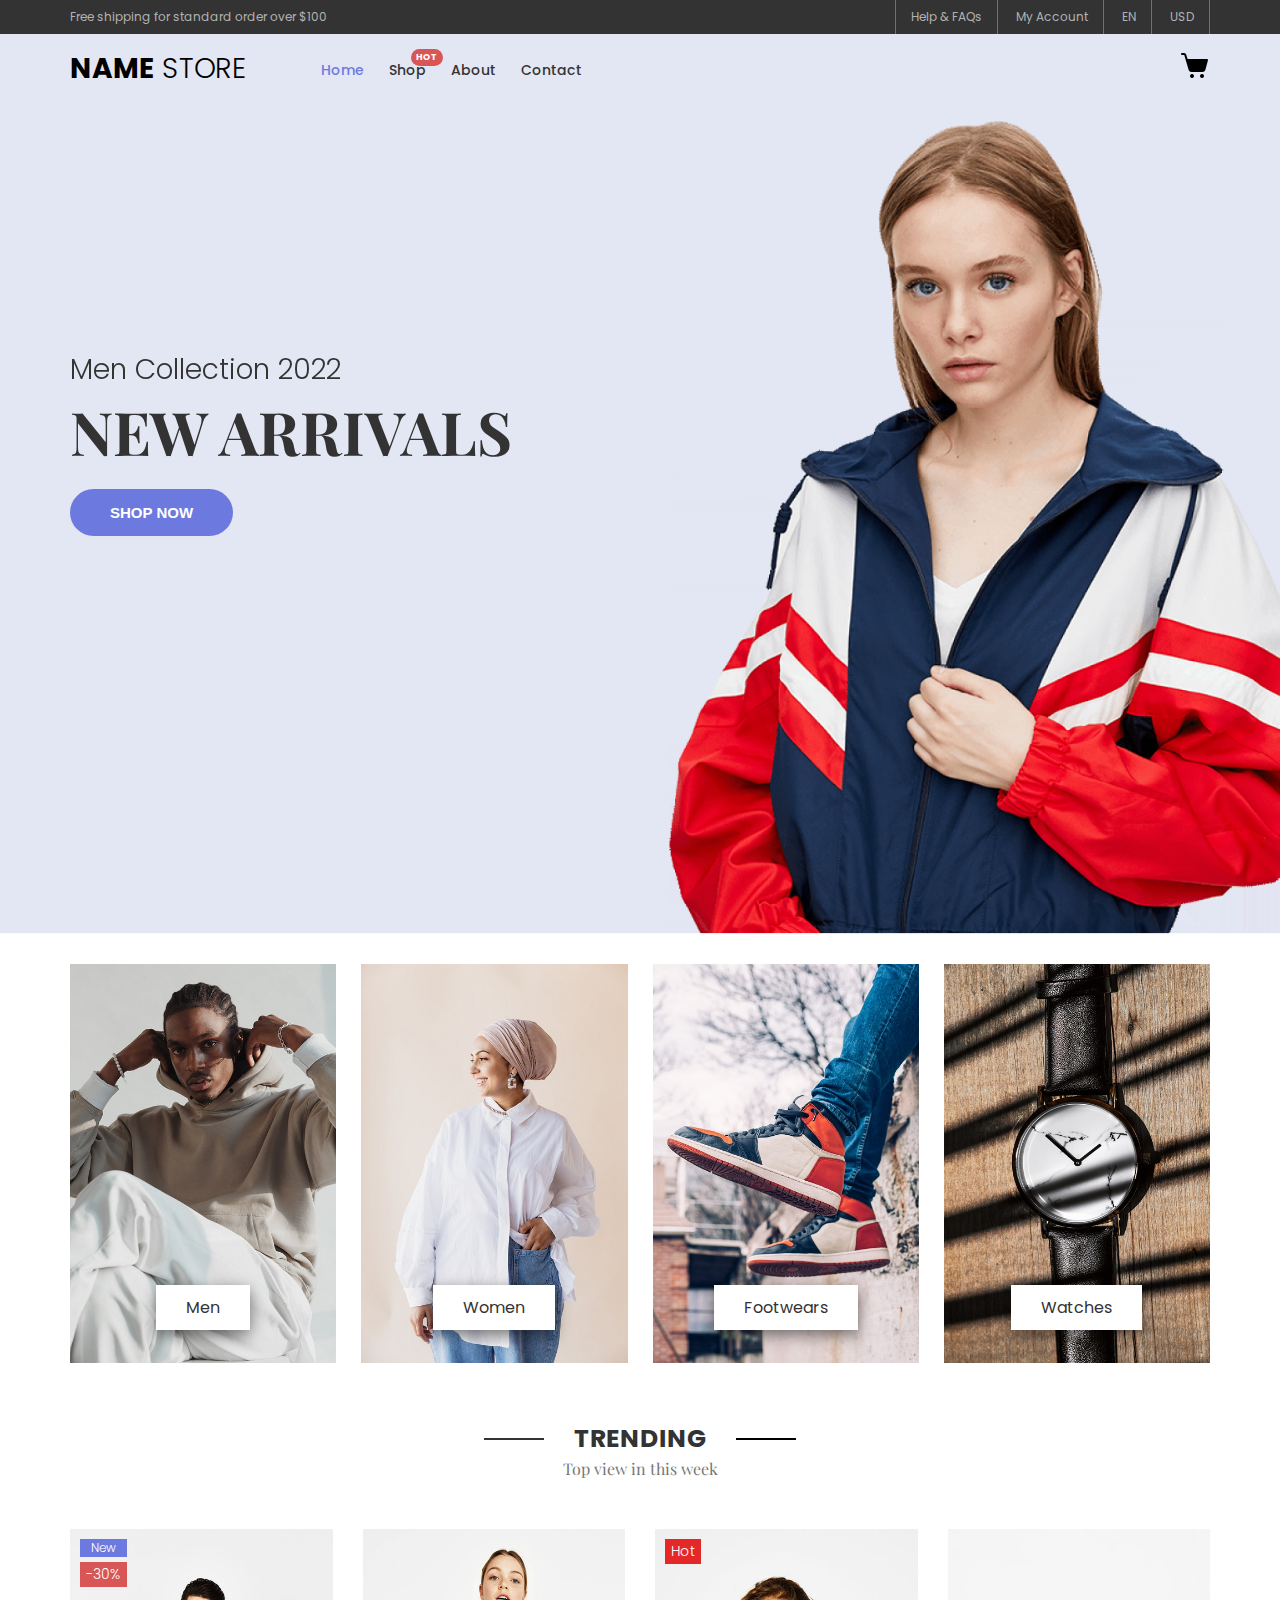
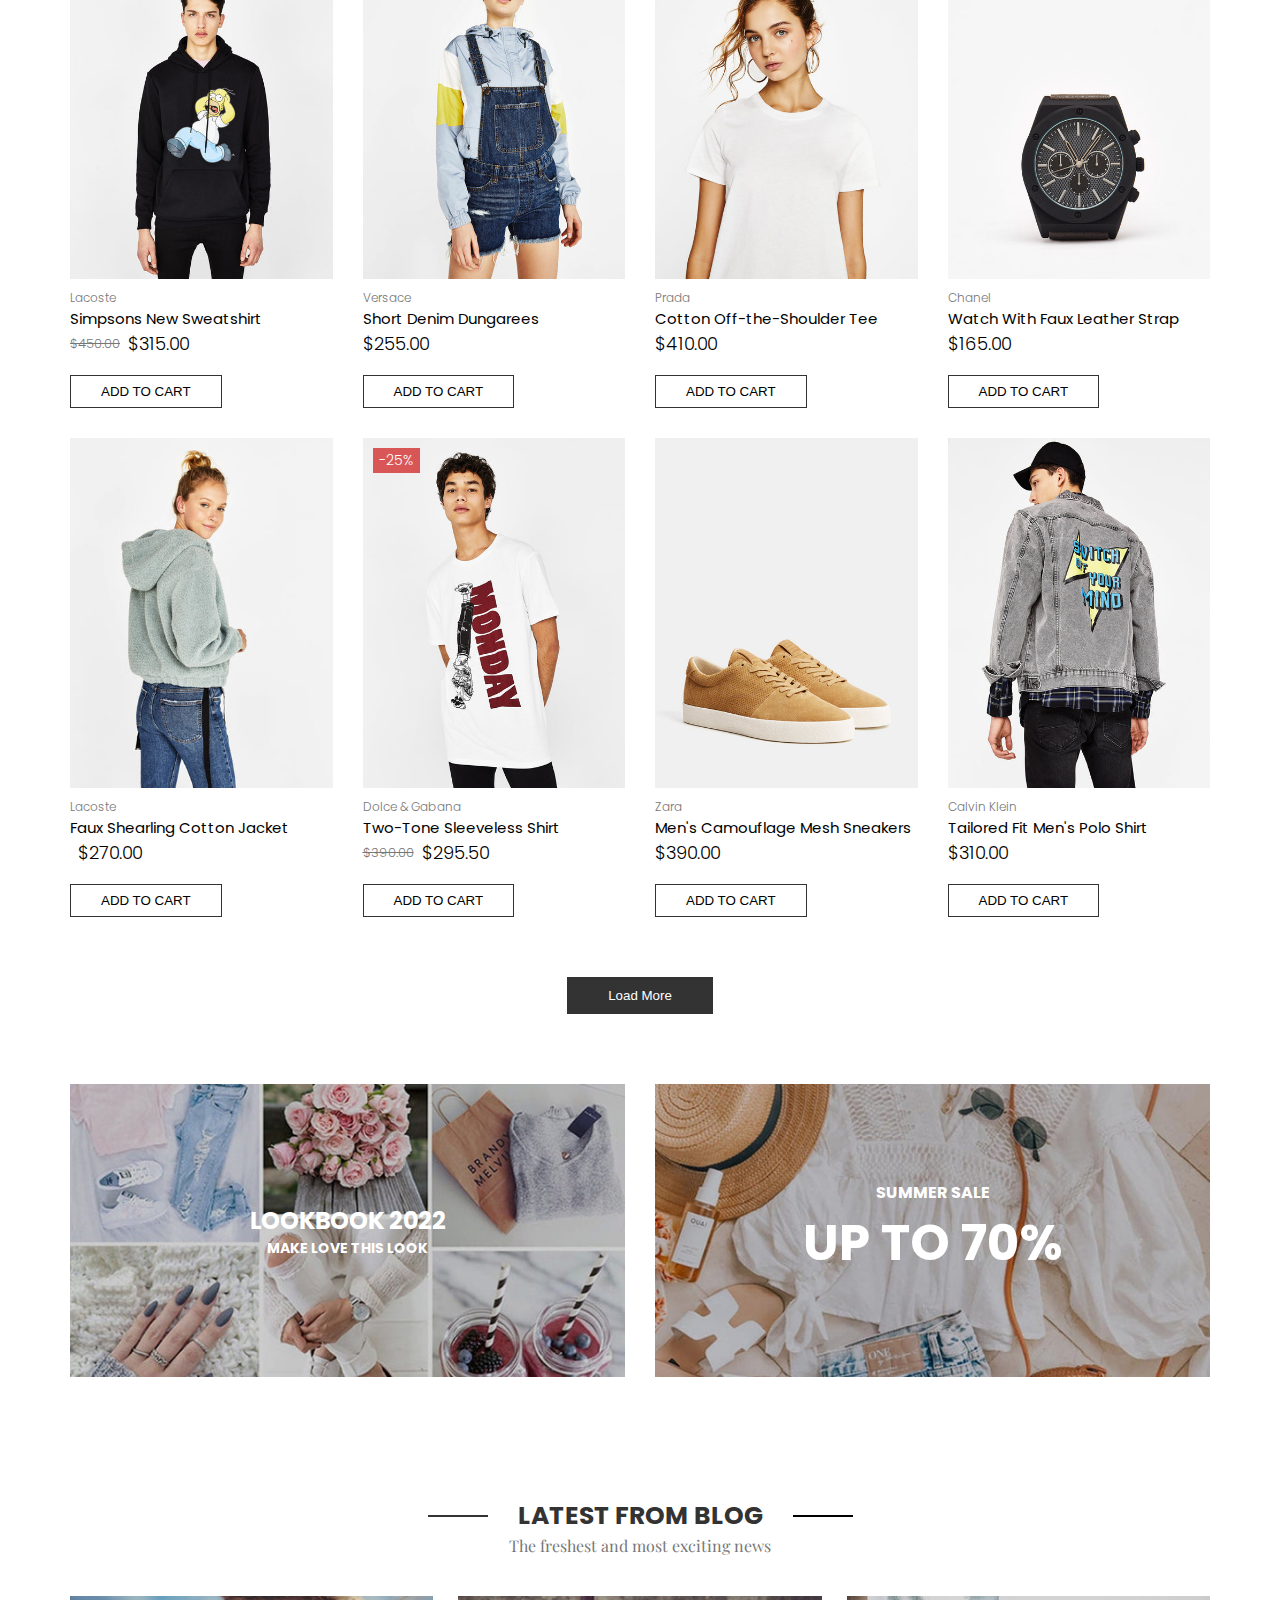
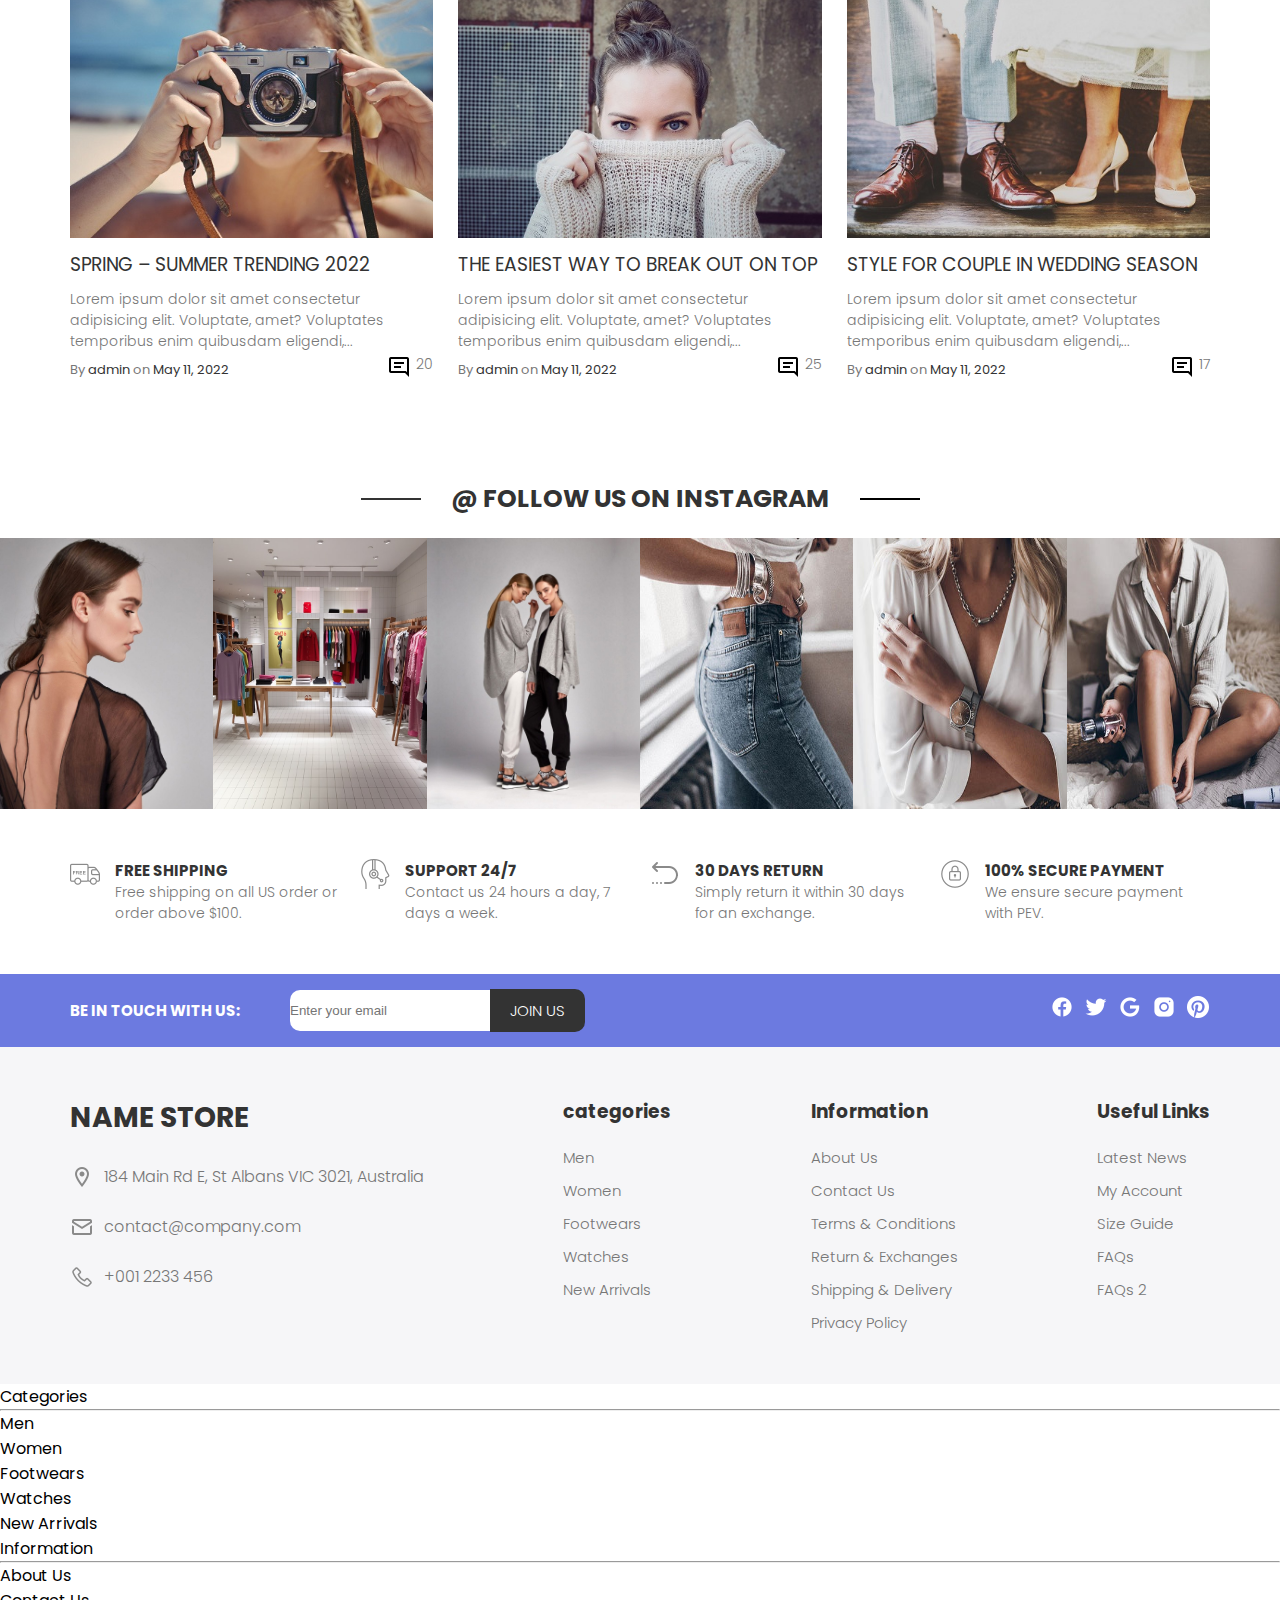
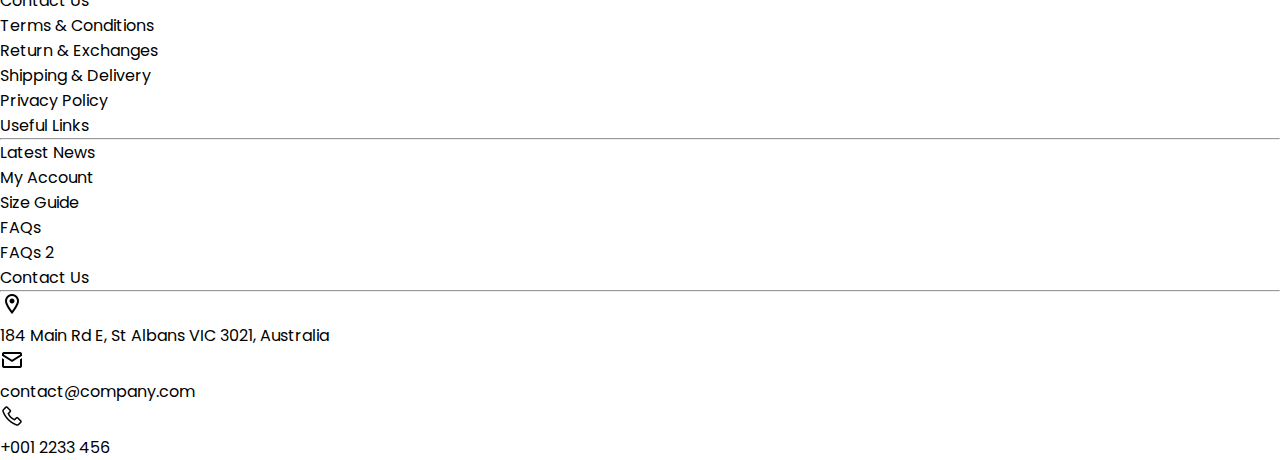
<file: index.html>
<!DOCTYPE html>
<html lang="en">
<head>
    <meta charset="UTF-8">
    <meta http-equiv="X-UA-Compatible" content="IE=edge">
    <meta name="viewport" content="width=device-width, initial-scale=1.0">
    <link rel="stylesheet" href="https://unpkg.com/aos@next/dist/aos.css" />
    <link rel="stylesheet" href="https://unpkg.com/swiper@8/swiper-bundle.min.css" />
    <!-- <link rel="stylesheet" href="https://cdn.jsdelivr.net/npm/bootstrap@5.2.0-beta1/dist/css/bootstrap.min.css"> -->
    <link rel="stylesheet" href="style.css">
    <title>UgbeStore</title>

</head>
<body>
    <div class="top-bar">
        <div class="top-bar-left">
            <p>Free shipping for standard order over $100</p>
        </div>
        <div class="top-bar-right">
            <a href="">Help & FAQs</a>
            <a href="">My Account</a>
            <a href="">EN</a>
            <a href="">USD</a>
        </div>
    </div>
    <nav class="nav">
        <div class="toggle"></div>
        <div class="nav-left">
            <div class="logo">
                <h3>NAME<span> STORE</span></h3>
            </div>
            <div class="nav-items">
                <ul>
                    <li><a href="" class="tab-btn active" data-id="Home">Home</a></li>
                    <li><a href="./prod-desc/product1.html" class="tab-btn" data-id="Shop">Shop</a></li>
                    <li><a href="" class="tab-btn" data-id="About">About</a></li>
                    <li><a href="" class="tab-btn" data-id="Contact">Contact</a></li>
                    <p class="hot">HOT</p>
                </ul>
            </div>
        </div>
        <div class="nav-right">
            <!-- <img src="./images/icons8-favorite-30.png" alt="" class="fav"> -->
            <img src="./images/icons8-shopping-cart-30.png" alt="" class="cart-icon">
            <span class="home-cart-number">0</span>
        </div>
    </nav>

    <section class="hero">
        <div class="hero-content">
            <div data-aos="fade-down">
                <h3>Men Collection 2022</h3>
            </div>
            <div data-aos="fade-up" data-aos-delay="700">
                <h1>NEW ARRIVALS</h1>
            </div>
            <div data-aos="zoom-in" data-aos-delay="1400">
                <button><a href="">SHOP NOW</a></button>
            </div>
            
        </div>
    </section>

    <section id="categories">
        <div class="category-imgs">
            <div class="zoom-in">
                <a href="index.html">
                    <figure>
                        <img src="./images/new-imgs/man-in-white-and-light-tan-outfit.jpg" alt="">
                    </figure>
                    <a href="" class="category-text">Men</a>
                </a>
            </div>
            <div class="zoom-in">
                <a href="">
                    <figure>
                        <img src="./images/new-imgs/woman-puts-hand-in-pocket.jpg" alt="">
                    </figure>
                    <a href="" class="category-text">Women</a>
                </a>                
            </div>
            <div class="zoom-in">
                <a href="">
                    <figure>
                        <img src="./images/new-imgs/new-shoes.jpg" alt="">
                    </figure>
                    <a href="" class="category-text">Footwears</a>
                </a>                
            </div>
            <div class="zoom-in">
                <a href="">
                    <figure>
                        <img src="./images/new-imgs/mens-watch-in-sun.jpg" alt="">
                    </figure>
                    <a href="" class="category-text">Watches</a>
                </a>                
            </div>
        </div>
    </section>
    
    <div class="cart">
        <div class="cart-head">
            <h3>MY BAG (<span class="cart-number">0</span>)</h3>
            <img src="./images/icons8-close-24.png" alt="" class="close-cart">
        </div>
    
        <div class="cart-content">
            <!-- <h4>Your cart is empty</h4> -->
       
        </div>        
        
        <div class="cart-footer">
            <div class="total">
                <div class="total-title">SUBTOTAL</div>
                <div class="total-price">$0</div>
            </div>
            <button class="checkout">PROCEED TO CHECKOUT</button>
        </div>
    </div>   

    <section id="products">
        <div class="product-container">
            <div class="product-head">
                <h3><span>TRENDING</span></h3>
                <p>Top view in this week</p>
            </div>
            <div class="product-imgs">

                <!-- PROD 1 -->
    
                <div class="a-prod-img">
                    <figure>
                        <a href=""><img src="./images/men/2046033800_2_1_1_490x.progressive.jpg" class="img-back"
                                alt=""></a>
                        <a href="./prod-desc/prod1/product1.html"><img
                                src="./images/men/2046033800_1_1_1_490x.progressive.jpg" class="img-front" alt=""></a>
                    </figure>
                    
                    <div class="a-prod-info">
                        <p class="brand">Lacoste</p>
                        <p class="name">Simpsons New Sweatshirt</p>
                        <!-- <span class="item-quanity" style="display: none;">1</span> -->
                        <div class="price">
                            <p>$450.00</p>
                            <span class="amount">$315.00</span>
                        </div>
                        <div class="perks">
                            <span class="one">New</span>
                            <span class="two">-30%</span>
                        </div>
                        <button class="add-to-cart" data-id="1" >ADD TO CART</button>
                    </div>
                </div>

                <!-- PROD 2 -->
    
                <div class="a-prod-img">
                    <figure>
                        <a href=""><img src="./images/women/8849335400_2_1_1_490x.progressive.jpg" class="img-back"
                                alt=""></a>
                        <a href="./prod-desc/prod1/product1.html"><img
                                src="./images/women/8849335400_1_1_1_490x.progressive.jpg" class="img-front" alt=""></a>
                    </figure>
                    <div class="a-prod-info">
                        <p class="brand">Versace</p>
                        <p class="name">Short Denim Dungarees</p>
                        <div class="price">
                            <span class="amount">$255.00</span>
                        </div>
                        <button class="add-to-cart" data-id="2" >ADD TO CART</button>
                    </div>
                </div>

                <!-- PROD 3 -->

                <div class="a-prod-img prod3">
                    <figure>
                        <a href=""><img src="./images/women/2594443250_2_1_1_490x.progressive.jpg" class="img-back" alt=""></a>
                        <a href="./prod-desc/prod1/product1.html"><img src="./images/women/2594443250_1_1_1_490x.progressive.jpg"
                                class="img-front" alt=""></a>
                    </figure>
                    
                    <div class="a-prod-info">
                        <p class="brand">Prada</p>
                        <p class="name">Cotton Off-the-Shoulder Tee</p>
                        <div class="price">
                            <span class="amount">$410.00</span>
                        </div>
                        <div class="perks perks_prod3">
                            <span class="three">Hot</span>
                        </div>
                        <button class="add-to-cart" data-id="3">ADD TO CART</button>
                    </div>
                </div>

                <!-- PROD 4 -->

                <div class="a-prod-img">
                    <figure>
                        <a href=""><img src="./images/watches/4913587800_2_2_1_490x.progressive.jpg" class="img-back" alt=""></a>
                        <a href="./prod-desc/prod1/product1.html"><img src="./images/watches/4913587800_1_1_1_490x.progressive.jpg"
                                class="img-front" alt=""></a>
                    </figure>
                    
                    <div class="a-prod-info">
                        <p class="brand">Chanel</p>
                        <p class="name">Watch With Faux Leather Strap</p>
                        <!-- <span class="item-quanity" style="display: none;">1</span> -->
                        <div class="price">
                            <span class="amount">$165.00</span>
                        </div>
                
                        <button class="add-to-cart" data-id="4">ADD TO CART</button>
                    </div>
                </div>

                <!-- PROD 5 -->

                <div class="a-prod-img">
                    <figure>
                        <a href=""><img src="./images/women/1211407558_2_1_1_380x.progressive.jpg" class="img-back"
                                alt=""></a>
                        <a href="./prod-desc/prod1/product1.html"><img
                                src="./images/women/1211407558_1_1_1_380x.progressive.jpg" class="img-front" alt=""></a>
                    </figure>
                    
                    <div class="a-prod-info">
                        <p class="brand">Lacoste</p>
                        <p class="name">Faux Shearling Cotton Jacket</p>
                        <!-- <span class="item-quanity" style="display: none;">1</span> -->
                        <div class="price">
                            <p></p>
                            <span class="amount">$270.00</span>
                        </div>
                        
                        <button class="add-to-cart" data-id="5">ADD TO CART</button>
                    </div>
                </div>

                <!-- PROD 6 -->

                <div class="a-prod-img prod6">
                    <figure>
                        <a href=""><img src="./images/men/2861922250_2_1_1_490x.progressive.jpg" class="img-back" alt=""></a>
                        <a href="./prod-desc/prod1/product1.html"><img src="./images/men/2861922250_1_1_1_490x.progressive.jpg"
                                class="img-front" alt=""></a>
                    </figure>
                    <div class="a-prod-info">
                        <p class="brand">Dolce & Gabana</p>
                        <p class="name">Two-Tone Sleeveless Shirt</p>
                        <span class="item-quanity" style="display: none;">1</span>
                        <div class="price">
                            <p>$390.00</p>
                            <span class="amount">$295.50</span>
                        </div>
                        <div class="perks_prod6">
                            <span class="four">-25%</span>
                        </div>
                        <button class="add-to-cart" data-id="6">ADD TO CART</button>
                    </div>
                </div>

                <!-- PROD 7 -->
    
                <div class="a-prod-img">
                    <figure>
                        <a href=""><img src="./images/footwears/4138332107_2_3_1_490x.progressive.jpg" class="img-back"
                                alt=""></a>
                        <a href="./prod-desc/prod1/product1.html"><img
                                src="./images/footwears/4138332107_1_1_1_490x.progressive.jpg" class="img-front" alt=""></a>
                    </figure>
                    <!-- <div class="perks">
                            <p>New</p>
                            <h5>-30%</h5>
                        </div> -->
                    <div class="a-prod-info">
                        <p class="brand">Zara</p>
                        <p class="name">Men's Camouflage Mesh Sneakers</p>
                        <div class="price">
                            <span class="amount">$390.00</span>
                        </div>
                        <button class="add-to-cart" data-id="7">ADD TO CART</button>
                    </div>
                </div>

                <!-- PROD 8 -->
    
                <div class="a-prod-img">
                    <figure>
                        <a href=""><img src="./images/men/1271613811_2_1_1_490x.progressive.jpg" class="img-back" alt=""></a>
                        <a href="./prod-desc/prod1/product1.html"><img src="./images/men/1271613811_1_1_1_490x.progressive.jpg"
                                class="img-front" alt=""></a>
                    </figure>
                    <div class="a-prod-info">
                        <p class="brand">Calvin Klein</p>
                        <p class="name">Tailored Fit Men's Polo Shirt</p>
                        <div class="price">
                            <span class="amount">$310.00</span>
                        </div>
                        <button class="add-to-cart" data-id="8">ADD TO CART</button>
                    </div>
                </div>    
            </div>
            <div class="load-more_container">
                <button class="load-more">Load More</button>
            </div>
        </div>
    </section>

    <section class="extra">
        <div class="extra-left">
            <img src="./images/5_2022-03-02_600x.jpg" alt="">
            <div class="extra-left_text">
                <p class="top">LOOKBOOK 2022</p>
                <p class="bottom">MAKE LOVE THIS LOOK</p>
            </div>
        </div>
        <div class="extra-right">
            <img src="./images/6_2022-03-02_600x.jpg" alt="">
            <div class="extra-right_text">
                <p class="top">SUMMER SALE</p>
                <p class="bottom">UP TO 70%</p>
            </div>
        </div>
    </section>

    <section class="blog">
        <div class="blog-head">
            <h3><span>LATEST FROM BLOG</span></h3>
            <p>The freshest and most exciting news</p>
        </div>
        <div class="blog-content_desktop">
            <div class="blogpost">
                <div class="blogpost_img">
                    <img src="./images/blog/1-7-1_1200x.jpg" alt="">
                </div>
                <div class="blogpost_text">
                    <h3>Spring – Summer Trending 2022</h3>
                    <p>Lorem ipsum dolor sit amet consectetur
                         adipisicing elit. Voluptate, amet? 
                         Voluptates temporibus enim quibusdam 
                         eligendi,...</p>
                        <div class="comment">
                            <h4>By<span> admin </span>on <span>May 11, 2022</span></h4>
                            <div class="comment-img">
                                <img src="./images/blog/icons8-comments-24.png" alt="">
                                <p>20</p>
                            </div>
                        </div>                    
                </div>
            </div>
            <div class="blogpost">
                <div class="blogpost_img">
                    <img src="./images/blog/2_18a7b802-d113-43bd-9e51-78373333370c-7-1_1200x.jpg" alt="">
                </div>
                <div class="blogpost_text">
                    <h3>The Easiest Way to Break Out on Top</h3>
                    
                    <p>Lorem ipsum dolor sit amet consectetur
                        adipisicing elit. Voluptate, amet?
                        Voluptates temporibus enim quibusdam
                        eligendi,...</p>
                    <div class="comment">
                        <h4>By<span> admin </span>on <span>May 11, 2022</span></h4>
                        <div class="comment-img">
                            <img src="./images/blog/icons8-comments-24.png" alt="">
                            <p>25</p>
                        </div>
                    </div>
                </div>
            </div>
            <div class="blogpost">
                <div class="blogpost_img">
                    <img src="./images/blog/couple-7-1_1200x.jpg" alt="">
                </div>
                <div class="blogpost_text">
                    <h3>Style for couple in Wedding season</h3>
                    <p>Lorem ipsum dolor sit amet consectetur
                        adipisicing elit. Voluptate, amet?
                        Voluptates temporibus enim quibusdam
                        eligendi,...</p>
                    <div class="comment">
                        <h4>By<span> admin </span>on <span>May 11, 2022</span></h4>
                        <div class="comment-img">
                            <img src="./images/blog/icons8-comments-24.png" alt="">
                            <p>17</p>
                        </div>
                    </div>
                </div>
            </div>
        </div>

        <div class="swiper">
            <div class="swiper-wrapper">
                <div class="swiper-slide">
                    <div class="blogpost_img">
                        <img src="./images/blog/1-7-1_1200x.jpg" alt="">
                    </div>
                    <div class="blogpost_text">
                        <h3>Style for couple in Wedding season</h3>
                        <p>Lorem ipsum dolor sit amet consectetur
                            adipisicing elit. Voluptate, amet?
                            Voluptates temporibus enim quibusdam
                            eligendi,...</p>
                        <div class="comment">
                            <h4>By<span> admin </span>on <span>May 11, 2022</span></h4>
                            <div class="comment-img">
                                <img src="./images/blog/icons8-comments-24.png" alt="">
                                <p>20</p>
                            </div>
                        </div>
                    </div>
                </div>
                <div class="swiper-slide">
                    <div class="blogpost_img">
                        <img src="./images/blog/2_18a7b802-d113-43bd-9e51-78373333370c-7-1_1200x.jpg" alt="">
                    </div>
                    <div class="blogpost_text">
                        <h3>Style for couple in Wedding season</h3>
                        <p>Lorem ipsum dolor sit amet consectetur
                            adipisicing elit. Voluptate, amet?
                            Voluptates temporibus enim quibusdam
                            eligendi,...</p>
                        <div class="comment">
                            <h4>By<span> admin </span>on <span>May 11, 2022</span></h4>
                            <div class="comment-img">
                                <img src="./images/blog/icons8-comments-24.png" alt="">
                                <p>25</p>
                            </div>
                        </div>
                    </div>
                </div>
                <div class="swiper-slide">
                    <div class="blogpost_img">
                        <img src="./images/blog/couple-7-1_1200x.jpg" alt="">
                    </div>
                    <div class="blogpost_text">
                        <h3>Style for couple in Wedding season</h3>                        
                        <p>Lorem ipsum dolor sit amet consectetur
                            adipisicing elit. Voluptate, amet?
                            Voluptates temporibus enim quibusdam
                            eligendi,...</p>
                        <div class="comment">
                            <h4>By<span> admin </span>on <span>May 11, 2022</span></h4>
                            <div class="comment-img">
                                <img src="./images/blog/icons8-comments-24.png" alt="">
                                <p>17</p>
                            </div>
                        </div>
                    </div>
                </div>
                
            </div>
            <div class="swiper-pagination"></div>
                
                <div class="swiper-button-prev"></div>
                <div class="swiper-button-next"></div>
        </div>       

    </section>

    <section class="follow-us">
        <div class="follow-us_head">
            <h3><span>@ FOLLOW US ON INSTAGRAM</span></h3>
        </div>
        <div class="follow-us_imgs">
            <div class="follow-us_img">
                <img src="./images/social/b1.jpg" alt="">
            </div>
            <div class="follow-us_img">
                <img src="./images/social/b3.jpg" alt="">
            </div>
            <div class="follow-us_img">
                <img src="./images/social/b4.jpg" alt="">
            </div>
            <div class="follow-us_img">
                <img src="./images/social/ins3_2022-03-02_400x.jpg" alt="">
            </div>
            <div class="follow-us_img">
                <img src="./images/social/ins4_2022-03-02_400x.jpg" alt="">
            </div>
            <div class="follow-us_img">
                <img src="./images/social/ins6_2022-03-02_400x.jpg" alt="">
            </div>
        </div>    
    </section>

    <div class="features">
        <div class="feature">
            <div class="feature-img">
                <img src="./images/features/icons8-free-shipping-30.png" alt="">
            </div>
            <div class="feature-info">
                <h3>FREE SHIPPING</h3>
                <p>Free shipping on all US order or order above $100.</p>
            </div>
        </div>
        
        <div class="feature">
            <div class="feature-img">
                <img src="./images/features/icons8-customer-support-30.png" alt="">
            </div>
            <div class="feature-info">
                <h3>SUPPORT 24/7</h3>
                <p>Contact us 24 hours a day, 7 days a week.</p>
            </div>
        </div>

        <div class="feature">
            <div class="feature-img">
                <img src="./images/features/icons8-return-30.png" alt="">
            </div>
            <div class="feature-info">
                <h3>30 DAYS RETURN</h3>
                <p>Simply return it within 30 days for an exchange.</p>
            </div>
        </div>

        <div class="feature">
            <div class="feature-img">
                <img src="./images/features/icons8-secure-30.png" alt="">
            </div>
            <div class="feature-info">
                <h3>100% SECURE PAYMENT</h3>
                <p>We ensure secure payment with PEV.</p>
            </div>
        </div>
    </div>

    <footer class="footer">
        <div class="footer-top">
            <div class="left">
                <h3>BE IN TOUCH WITH US:</h3>
                <div class="newsletter">
                    <input type="text" placeholder="Enter your email">
                    <!-- <span class="placeholder">Enter your email</span> -->
                    <span class="join-us">JOIN US</span>
                </div>
            </div>
            <div class="right">
                <div class="right-img">
                    <img src="./images/footer/icons8-facebook-24.png" alt="">
                </div>
                <div class="right-img">
                    <img src="./images/footer/icons8-twitter-24.png" alt="">
                </div>
                <div class="right-img">
                    <img src="./images/footer/icons8-google-24.png" alt="">
                </div>
                <div class="right-img">
                    <img src="./images/footer/icons8-instagram-24.png" alt="">
                </div>
                <div class="right-img">
                    <img src="./images/footer/icons8-pinterest-24.png" alt="">
                </div>
            </div>
        </div>

        <div class="footer-row">
            <div class="col-1 col">
                <h3>NAME <span>STORE</span></h3>
                <div class="get-in-touch">
                    <img src="./images/footer/icons8-location-24.png" alt="">
                    <p>184 Main Rd E, St Albans VIC 3021, Australia</p>
                </div>
                <div class="get-in-touch">
                    <img src="./images/footer/icons8-mail-24.png" alt="">
                    <p>contact@company.com</p>
                </div>
                <div class="get-in-touch">
                    <img src="./images/footer/icons8-phone-24.png" alt="">
                    <p>+001 2233 456</p>
                </div>
            </div>
            <div class="col-2 col">
                <h3>categories</h3>
                <div class="categories-list">
                    <ul>
                        <li>Men</li>
                        <li>Women</li>
                        <li>Footwears</li>
                        <li>Watches</li>
                        <li>New Arrivals</li>
                    </ul>
                </div>
            </div>
            <div class="col-3 col">
                <h3>Information</h3>
                <div class="categories-list">
                    <ul>
                        <li>About Us</li>
                        <li>Contact Us</li>
                        <li>Terms & Conditions</li>
                        <li>Return & Exchanges</li>
                        <li>Shipping & Delivery</li>
                        <li>Privacy Policy</li>
                    </ul>
                </div>
            </div>
            <div class="col-4 col">
                <h3>Useful Links</h3>
                <div class="categories-list">
                    <ul>
                        <li>Latest News</li>
                        <li>My Account</li>
                        <li>Size Guide</li>
                        <li>FAQs</li>
                        <li>FAQs 2</li>
                    </ul>
                </div>
            </div>
        </div>
        
    </footer>

    <footer class="footer-mobile">
        <div class="content-box">
            <div class="label">Categories</div>
            <hr>
            <div class="content">
                <ul>
                    <li>Men</li>
                    <li>Women</li>
                    <li>Footwears</li>
                    <li>Watches</li>
                    <li>New Arrivals</li>
                </ul>
            </div>
        </div>
        <div class="content-box">
            <div class="label">Information</div>
            <hr>
            <div class="content">
                <ul>
                    <li>About Us</li>
                    <li>Contact Us</li>
                    <li>Terms & Conditions</li>
                    <li>Return & Exchanges</li>
                    <li>Shipping & Delivery</li>
                    <li>Privacy Policy</li>
                </ul>
            </div>
        </div>
        <div class="content-box">
            <div class="label">Useful Links</div>
            <hr>
            <div class="content">
                <ul>
                    <li>Latest News</li>
                    <li>My Account</li>
                    <li>Size Guide</li>
                    <li>FAQs</li>
                    <li>FAQs 2</li>
                </ul>
            </div>
        </div>
        <div class="content-box">
            <div class="label">Contact Us</div>
            <hr>
            <div class="content">
                <div class="get-in-touch">
                    <img src="./images/footer/icons8-location-24.png" alt="">
                    <p>184 Main Rd E, St Albans VIC 3021, Australia</p>
                </div>
                <div class="get-in-touch">
                    <img src="./images/footer/icons8-mail-24.png" alt="">
                    <p>contact@company.com</p>
                </div>
                <div class="get-in-touch">
                    <img src="./images/footer/icons8-phone-24.png" alt="">
                    <p>+001 2233 456</p>
                </div>
            </div>
        </div>
    </footer>

    <!-- <script src="https://cdn.jsdelivr.net/npm/bootstrap@5.2.0-beta1/dist/js/bootstrap.bundle.min.js"></script> -->
    <script src="https://unpkg.com/swiper@8/swiper-bundle.min.js"></script>
    <script src="script.js"></script>
    <script src="https://unpkg.com/aos@next/dist/aos.js"></script>
    <script>
            AOS.init({
                duration: 1500,
                once: true,
            });
        </script>
</body>
</html>

<!-- const products = [
{
id: 0,
brand: 'Lacoste',
name: 'Simpson Sweatshirt',
price: '$450.00',
amount: '$315.00',
frontImg: "./images/men/2046033800_1_1_1_490x.progressive.jpg",
backImg: "./images/men/2046033800_2_1_1_490x.progressive.jpg",
},
{
id: 1,
brand: 'Versace',
name: 'Short Denim Dungarees',
amount: '$255.00',
frontImg: "./images/women/8849335400_1_1_1_490x.progressive.jpg",
backImg: "./images/women/8849335400_2_1_1_490x.progressive.jpg",
}
] -->
</file>
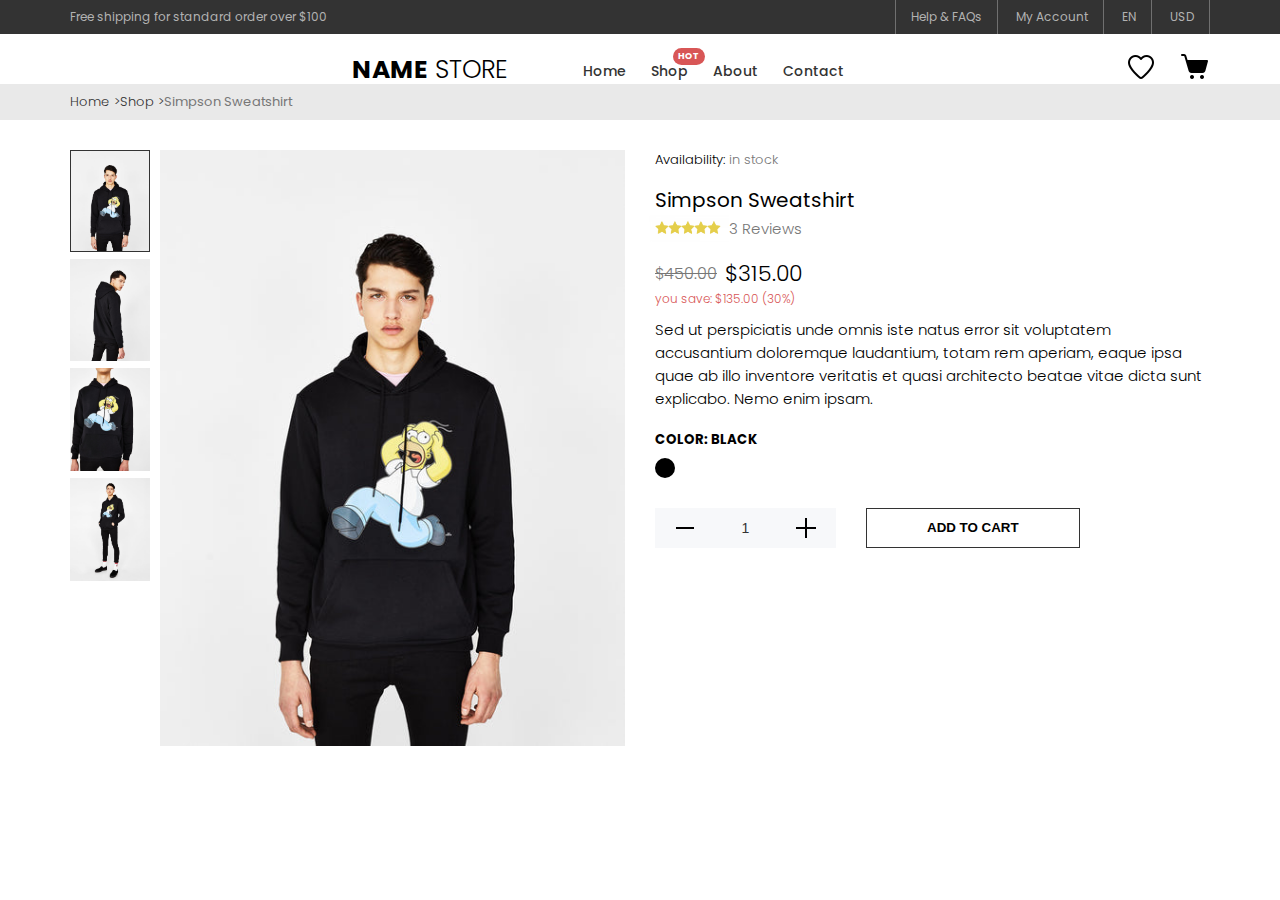
<file: prod-desc/prod1/product1.html>
<!DOCTYPE html>
<html lang="en">
<head>
    <meta charset="UTF-8">
    <meta http-equiv="X-UA-Compatible" content="IE=edge">
    <meta name="viewport" content="width=device-width, initial-scale=1.0">
    <link rel="stylesheet" href="style.css">
    <title>Document</title>
</head>
<body>
    <div class="top-bar">
        <div class="top-bar-left">
            <p>Free shipping for standard order over $100</p>
        </div>
        <div class="top-bar-right">
            <a href="">Help & FAQs</a>
            <a href="">My Account</a>
            <a href="">EN</a>
            <a href="">USD</a>
        </div>
    </div>
    <nav>
        <div class="toggle">
            <span class="toggle-btn"></span>
        </div>
        <div class="nav-left">
            <div class="logo">
                <h3>NAME<span> STORE</span></h3>
            </div>
            <div class="nav-items">
                <ul>
                    <li><a href="" class="tab-btn" data-id="Home">Home</a></li>
                    <li><a href="" class="tab-btn" data-id="Shop">Shop</a></li>
                    <li><a href="" class="tab-btn" data-id="About">About</a></li>
                    <li><a href="" class="tab-btn" data-id="Contact">Contact</a></li>
                    <p class="hot">HOT</p>
                </ul>
            </div>
        </div>
        <div class="nav-right">
            <img class="fav" src="../icons8-favorite-30.png" alt="">
            <img class="cart-icon" src="../icons8-shopping-cart-30.png" alt="">
        </div>
    </nav>
    
    <section class="navigation">
        <hr class="line">
        <div class="nav-content">
                <p><a href="">Home ></a></p>
                <p><a href=""> Shop ></a></p>
                <p>Simpson Sweatshirt</p>
        </div>
    </section>

    <div class="cart">
        <div class="cart-head">
            <h3>MY BAG (<span class="cart-number">0</span>)</h3>
            <img src="../icons8-close-24.png" alt="" class="close-cart">
        </div>
    
        <div class="cart-content">
    
        </div>
    
        <div class="cart-footer">
            <div class="total">
                <div class="total-title">SUB-TOTAL</div>
                <div class="total-price">$0</div>
            </div>
            <button class="checkout">PROCEED TO CHECKOUT</button>
        </div>
    </div>

    <section class="product-view">
        <div class="product-view-container">
            <div class="left">
                <div class="small-imgs">
                    <div>
                        <img class="small-img active" data-id="img1" src="./2046033800_1_1_1_490x.progressive.jpg" alt="">
                    </div>                    
                    <div>
                        <img class="small-img" data-id="img2" src="./2046033800_2_1_1_490x.progressive.jpg" alt="">
                    </div>                    
                    <div>
                        <img class="small-img" data-id="img3" src="./2046033800_2_2_1_490x.progressive.jpg" alt="">
                    </div>                    
                    <div>
                        <img class="small-img" data-id="img4" src="./2046033800_2_3_1_490x.progressive.jpg" alt="">
                    </div>                  

                </div>
                <div class="big-imgs">
                <img class="big-img" id="big-img" src="./2046033800_1_1_1_490x.progressive.jpg" alt="">

                </div>

            </div>
            <div class="right">
                <h6>Availability: <span>in stock</span></h6>
                <p class="name">Simpson Sweatshirt</p>
                <div class="rating">
                    <img src="../example-stars.png" alt="">
                    <p>3 Reviews</p>
                </div>
                <div class="price">
                    <p>$450.00</p>
                    <span class="amount">$315.00</span>
                </div>
                <p class="save">you save: $135.00 (30%)</p>
                <p class="desc">
                    Sed ut perspiciatis unde omnis iste natus error sit voluptatem accusantium doloremque laudantium, totam rem aperiam,
                    eaque ipsa quae ab illo inventore veritatis et quasi architecto beatae vitae dicta sunt explicabo. Nemo enim ipsam.
                </p>
                <div class="color">
                    <h5 class>color: <span>black</span></h5>
                    <div class="black"></div>
                </div>
                
                <div class="cta">
                    <div class="counter">
                        <img class="minus" src="../icons8-minus-24.png" alt="">
                        <input type="text" id="userInput" value="1">
                        <img class="plus" src="../icons8-plus-24.png" alt="">
                    </div>
                    <div class="cart-div">
                        <button class="add-to-cart">ADD TO CART</button>
                    </div>
                </div>
                
            </div>
        </div>
    </section>
    <script src="script.js"></script>
</body>
</html>
</file>
<file: style.css>
@import url('https://fonts.googleapis.com/css2?family=Playfair+Display:ital,wght@1,700&family=Poppins:wght@300;500;700;900&display=swap');

* {
    padding: 0;
    margin: 0;
    box-sizing: border-box;
}

/* ::-webkit-scrollbar {
    display: none;
} */

:root {
    --black: #333;
    --gray: #777;
    --blue: #6c7ae0;
    --toggle-btn: url(./images/icons8-menu-30.png);
}

body {
    font-family: 'Poppins', sans-serif;
}

.toggle {
    display: none;
    background: var(--toggle-btn) no-repeat;
    width: 30px;
    height: 30px;
}

.close {
    --toggle-btn: url(./images/icons8-close-24.png);
}

.top-bar {
    display: flex;
    justify-content: space-between;
    align-items: center;
    padding: 8px 70px;
    background-color: var(--black);
    color: #b2b2b2;
    font-size: 12px;
    height: 100%;
}

.top-bar-right a:first-child {
    border-left: 1px solid rgba(255, 255, 255, 0.3);
}

.top-bar-right a{
    text-decoration: none;
    color: #b2b2b2;
    font-size: 12px;
    /* line-height: 1.8; */
    /* height: 100%; */
    border-right: 1px solid rgba(255, 255, 255, 0.3);
    padding: 12px 15px;
    transition: all 0.2s ease-in;
}

.top-bar-right a:hover {
    color: var(--blue);
}

nav {
    width: 100%;
    display: flex;
    justify-content: space-between;
    align-items: center;
    background-color: rgba(0, 0, 0, 0);
    padding: 12px 70px;
    position: absolute;
    top: 4%;
    z-index: 1;
}

.nav-left {
    display: flex;
    align-items: center;
}

.logo h3 {
    font-size: 28px;
    font-weight: 700;
    cursor: pointer;
}

.logo span {
    /* color: var(--gray); */
    font-weight: 300;
}

.nav-items ul {
    position: relative;
    display: flex;
    margin-left: 50px;
}

.nav-items li {
    list-style: none;
}

.nav-items li a {
    color: var(--black);
    text-decoration: none;
    margin-left: 25px;
    font-size: 14px;
    font-weight: 500;
    transition: all 0.2s ease-in;
    cursor: pointer;
}

.nav-items li a:hover {
    color: var(--blue);
}

.nav-items ul li a.active {
    color: var(--blue);
}

.hot {
    position: absolute;
    top: -30%;
    left: 115px;
    font-size: 9px;
    font-weight: 700;
    color: white;
    background-color: rgb(216, 86, 86);
    padding: 2px 5px;
    border-radius: 10px;
}

/* .nav-right img:first-child {
    margin-right: 20px;
} */

.nav-right {
    position: relative;
}

.home-cart-number {
    position: absolute;
    bottom: 50%;
    left: 50%;
    color: white;
    padding: 1px 5px;
    background-color: var(--blue);
    border-radius: 50%;
    font-size: 12px;
    font-weight: 700;
}

.home-cart-number {
    display: none;
}

.home-cart-number .contain {
    display: block;
}

/* .cart-number {
    display: flex;
} */

.scroll {
    position: fixed;
    top: 0;
    background-color: white;
    box-shadow: 0 5px 15px rgba(0, 0, 0, 0.3);
    /* padding: 10px 70px; */
    transition: all 0.2s ease-in;
    z-index: 10;
}

.cart-icon, .fav {
    cursor: pointer;
}

.cart {
    position: fixed;
    top: 0;
    right: -150%;
    /* right: 0; */
    width: 320px;
    height: 100vh;
    padding: 20px;
    background-color: white;
    box-shadow: -2px 0 4px hsl(0, 4%, 15% / 10%);
    z-index: 20;
    transition: all 0.3s ease-in ;
}

.cart-number {
    font-weight: 500;
}

.display {
    right: 0;
}

.cart-head {
    display: flex;
    justify-content: space-between;
    align-items: center;
}

.cart-head h3 {
    font-size: 18px;
    font-weight: 300;
}

.cart-content {
    max-width: 100%;
    height: 70vh;
    overflow-y: scroll;
    /* scrollbar-width: 0; */
    margin-top: 25px;
}

.cart-box {
    width: 100%;
    display: grid;
    grid-template-columns: 32% 50% 18%;
    justify-content: center;
    gap: 10px;
    margin-bottom: 15px;
}

.item-img {
    width: 100%;
    height: 80px;
    object-fit: contain;
}

.item-name {
    font-size: 12px;
    font-weight: 300;
}

.cart-price {
    display: flex;
    align-items: center;
    margin-top: 5px;
}

.item-quantity, .x {
    font-size: 15px;
    font-weight: 300;
}

.x {
    margin-left: 3px;
}

.item-price {
    margin-left: 3px;
    font-size: 20px;
    font-weight: 500;
}

.counter {
    display: flex;
    justify-content: center;
    align-items: center;
}

/* .counter input {
    background: #f7f8fa;
    width: 60%;
    height: 30px;
    font-size: 14px;
    text-align: center;
    border: none;
    outline: none;
    font-weight: 500;
    color: var(--black);
    margin-top: 14px;
}

.counter .minus, .counter .plus {
    border: 1px solid var(--black);
    cursor: pointer;
    margin-top: 12px;
} */
.cart-quantity {
    width: 30px;
    height: 20px;
}

.cart-remove {
    margin-top: 10px;
}

.cart-footer {
    width: 100%;
    position: sticky;
}

.total {
    width: 100%;
    display: flex;
    justify-content: space-between;
    font-size: 18px;
    font-weight: 300;
}

.total-price {
    font-weight: 500;
}

.cart-footer {
    position: relative;
    bottom: -5%;
}

.cart-footer button {
    border: none;
    width: 100%;
    color: white;
    background-color: black;
    padding: 10px 0;
    font-size: 15px;
    font-weight: 300;
    margin-top: 12px;
}

.dark {
    background: rgb(51, 51, 51, 0.5);
    /* z-index: 100; */
}

.hero {
    position: relative;
    width: 100%;
    height: 100vh;
    background: url(./images/hero/hero4.png) no-repeat;
    background-size: cover;
    background-position: center;
}

.hero-content {
    position: absolute;
    top: 35%;
    padding: 0 70px;
}

.hero-content h3 {
    color: var(--black);
    font-size: 28px;
    font-weight: 300;
}

.hero-content h1 {
    font-family: 'Playfair Display', serif;
    font-size: 60px;
    color: var(--black);
    /* animation: text 3s 1; */
}

.hero-content button {
    border: none;
    border-radius: 25px;
    background-color: var(--blue);
    padding: 15px 40px;
    margin-top: 18px;
    cursor: pointer;
    transition: all 0.2s ease-in;
}

.hero-content button a {
    color: white;
    text-decoration: none;
    font-size: 15px;
    font-weight: 700;
}

.hero-content button:hover {
    background-color: var(--black);
}

/* CATEGORIES */

.category-imgs {
    max-width: 100%;
    display: grid;
    grid-template-columns: repeat(4, 1fr);
    gap: 25px;
    padding: 30px 70px;
    overflow: hidden;
}

.category-imgs .zoom-in img {
    max-width: 100%;
    transform: scale(1);
    transition: all 0.4s ease-in;
}

.category-imgs .zoom-in:hover img {
    transform: scale(1.15);
}

figure {
    overflow: hidden;
}

.zoom-in {
    position: relative;
    display: flex;
    justify-content: center;
    align-items: center;
    flex-direction: column;
    cursor: pointer;
}

.zoom-in a {
    color: var(--black);
    text-decoration: none;
}

.category-text {
    position: absolute;
    bottom: 10%;
    background-color: white;
    padding: 10px 30px;
    box-shadow: 0 5px 15px rgba(0, 0, 0, 0.5);
}

/* PRODUCTS */

.product-container {
    /* display: none; */
    display: flex;
    flex-direction: column;
    justify-content: center;
    padding: 20px 70px;
}

.product-head {
    width: 100%;
    display: flex;
    flex-direction: column;
    justify-content: center;
    align-items: center;
}

.product-head h3 {
    color: var(--black);
    font-size: 25px;
    display: flex;
    justify-content: center;
    align-items: center;
}

.product-head h3 span {
    margin: 0 30px
}

.product-head h3::before {
    content: "";
    display: inline-block;
    vertical-align: middle;
    width: 60px;
    height: 2px;
    background: var(--black);
}

.product-head h3::after {
    content: "";
    display: inline-block;
    vertical-align: middle;
    width: 60px;
    height: 2px;
    background: black;
}

.product-head p {
    font-family: 'Playfair Display', serif;
    color: var(--gray);
}

.product-imgs {
    position: relative;
    max-width: 100%;
    display: grid;
    grid-template-columns: repeat(4, 1fr);
    gap: 30px;
    margin-top: 50px;
}

.a-prod-img {
    width: 100%;
}

.a-prod-img img {
    max-width: 100%;
    height: 100%;
    transition: all 0.3s ease-in;
}

.a-prod-img figure {
    position: relative;
    top: 0;
    width: 100%;
    height: 350px;
    
}

.a-prod-img figure img {
    position: absolute;
    top: 0;
    width: 100%;
}

.img-front:hover {
    opacity: 0;
}

.img-front:hover {
    transform: scale(1.15);
}

.perks {
    position: absolute;
    top: 1%;
    margin-left: 10px;
    display: flex;
    flex-direction: column;
}

.perks .one {
    text-align: center;
    font-size: 12px;
    font-weight: 300;
    color: white;
    background-color: var(--blue);
    padding: 0;
}

.perks .two {
    text-align: center;
    font-size: 14px;
    font-weight: 300;
    color: white;
    background-color: rgb(216, 86, 86);
    margin-top: 5px;
    padding: 2px 6px;
}

.perks .three {
    text-align: center;
    font-size: 14px;
    font-weight: 300;
    color: white;
    background-color: rgb(228, 39, 39);
    padding: 2px 6px;
}

.perks_prod6 .four {
    position: absolute;
    top: 52.5%;
    text-align: center;
    font-size: 14px;
    font-weight: 300;
    color: white;
    background-color: rgb(216, 86, 86);
    margin-left: 10px;
    padding: 2px 6px;
}

.a-prod-info .brand {
    color: var(--gray);
    font-size: 12px;
    font-weight: 300;
    margin-top: 10px;
}

.a-prod-info .name {
    font-size: 15px;
    /* font-weight: 300; */
    /* margin-top: 5px; */
}

.a-prod-info .item-quantity {
    display: none;
}

.price {
    display: flex;
    align-items: center;
}

.price p {
    color: var(--gray);
    font-size: 13px;
    font-weight: 300;
    text-decoration: line-through;
    margin-right: 8px;
}

.price .amount {
    font-size: 18px;
    font-weight: 300;
}

.black {
    width: 5px;
    padding: 10px;
    border-radius: 50%;
    background-color: black;
}

.a-prod-info button {
    position: relative;
    margin-top: 18px;
    background-color: white;
    border: 1px solid var(--black);
    padding: 8px 30px;
    transition: 0.3s;
    z-index: 1;
    cursor: pointer;
}

.a-prod-info button::before {
    content: '';
    position: absolute;
    top: 0;
    left: 0;
    right: 0;
    bottom: 0;
    z-index: -1;
    transform: scaleX(0);
    transform-origin: left;
    background-color: var(--black);
    transition: 0.2s all ease-in-out;
}

.a-prod-info button:hover {
    color: white;
}

.a-prod-info button:hover::before {
    transform: scaleX(1);
}

.load-more_container {
    align-self: center;
    margin-top: 60px;
} 

.load-more {
    color: white;
    background-color: var(--black);
    border: 1px solid var(--black);
    padding: 10px 40px;
    cursor: pointer;
}

/* .extra-left_text .top {
    font-size: 24px;
}

.extra-left_text .bottom {
    font-size: 14px;
}

.extra-right_text.top {
    font-size: 18px;
}

.extra-right_text .bottom {
    font-size: 50px;
}

.extra {
    width: 100%;
    padding: 70px;
    display: grid;
    grid-template-columns: repeat(2, 1fr);
    gap: 30px;
}

.extra-left,
.extra-right {
    width: 100%;
    position: relative;
    display: flex;
    flex-direction: column;
    justify-content: center;
    align-items: center;
}

.extra-left img,
.extra-right img {
    width: 100%;
}

.extra-left figure {
    display: flex;
    flex-direction: column;
    justify-content: center;
    align-items: center;
}

.extra-left_text,
.extra-right_text {
    position: absolute;
    color: white;
    display: flex;
    flex-direction: column;
    justify-content: center;
    align-items: center;
    font-weight: 700;
}

.extra-left figure {
    transform: scale(1);
    transition: all 0.3s ease-in;
}

.extra-left figure:hover {
    transform: scale(1.3) rotate(10deg);
}

.extra-left_text:hover {
    transform: scale(1);
} */

/* FJKDF */
.extra {
    width: 100%;
    padding: 50px 70px;
    display: grid;
    grid-template-columns: repeat(2, 1fr);
    gap: 30px;
}

.extra-left,
.extra-right {
    width: 100%;
    position: relative;
    display: flex;
    flex-direction: column;
    justify-content: center;
    align-items: center;
    cursor: default;
    overflow: hidden;
}

.extra-left img,
.extra-right img {
    width: 100%;
}

.extra-left_text,
.extra-right_text {
    position: absolute;
    color: white;
    display: flex;
    flex-direction: column;
    justify-content: center;
    align-items: center;
    font-weight: 700;
}

.extra-left_text .top {
    font-size: 24px;
}

.extra-left_text .bottom {
    font-size: 14px;
}

.extra-right_text.top {
    font-size: 18px;
}

.extra-right_text .bottom {
    font-size: 50px;
}

.extra-left img {
    transform: scale(1);
    transition: all 0.3s ease-in;
}

.extra-left img:hover {
    transform: scale(1.3) rotate(10deg);
}

.extra-right img {
    transform: translateY(0);
    transition: all 0.3s ease-in;
}

.extra-right img:hover {
    transform: translateY(-10px);
}

/* BLOG SECTION */

.blog {
    margin: 70px;
}

.blog-head {
    width: 100%;
    display: flex;
    flex-direction: column;
    justify-content: center;
    align-items: center;
}

.blog-head h3 {
    color: var(--black);
    font-size: 25px;
    display: flex;
    justify-content: center;
    align-items: center;
}

.blog-head h3 span {
    margin: 0 30px
}

.blog-head h3::before {
    content: "";
    display: inline-block;
    vertical-align: middle;
    width: 60px;
    height: 2px;
    background: var(--black);
}

.blog-head h3::after {
    content: "";
    display: inline-block;
    vertical-align: middle;
    width: 60px;
    height: 2px;
    background: black;
}

.blog-head p {
    font-family: 'Playfair Display', serif;
    color: var(--gray);
}

.blog-content_desktop {
    width: 100%;
    display: grid;
    grid-template-columns: repeat(3, 1fr);
    gap: 25px;
    margin-top: 40px;
}

.blogpost img {
    width: 100%;
}

.blogpost_text {
    margin-top: 5px;
    font-weight: 300;
}

.blogpost_text h3 {
    text-transform: uppercase;
    font-weight: 400;
    color: var(--black);
    transition: all 0.2s ease-in;
}

.blogpost_text h3:hover {
    color: var(--blue);
}

.blogpost_text h4 {
    margin-top: 8px;
    font-size: 13px;
    font-weight: 400;
    color: var(--gray);
}

.blogpost h4 span {
    color: var(--black);
}

.blogpost_text p {
    margin-top: 10px;
    font-size: 14px;
    font-weight: 15px;
    color: var(--gray);
}

.comment {
    display: flex;
    justify-content: space-between;
    align-items: center;
    width: 100%;
    height: 100%;
}

.comment img {
    width: 24px;
    height: 24px;
}

.comment-img {
    display: flex;
    align-items: center;
    justify-content: center;
}

.comment-img p {
    margin: 0 0 2px 5px;
}

.swiper {
    display: none;
}

.follow-us {
    margin-top: 100px;
}

.follow-us_head {
    width: 100%;
    display: flex;
    flex-direction: column;
    justify-content: center;
    align-items: center;
}

.follow-us_head h3 {
    color: var(--black);
    font-size: 25px;
    display: flex;
    justify-content: center;
    align-items: center;
}

.follow-us_head h3 span {
    margin: 0 30px
}

.follow-us_head h3::before {
    content: "";
    display: inline-block;
    vertical-align: middle;
    width: 60px;
    height: 2px;
    background: var(--black);
}

.follow-us_head h3::after {
    content: "";
    display: inline-block;
    vertical-align: middle;
    width: 60px;
    height: 2px;
    background: black;
}

.follow-us_imgs {
    width: 100%;
    height: 100%;
    display: grid;
    grid-template-columns: repeat(6,1fr);
    margin-top: 20px;
}

.follow-us_imgs img {
    width: 100%;
    height: 100%;
}

.features {
    display: grid;
    grid-template-columns: repeat(4, 1fr);
    margin: 50px 70px;
    gap: 20px;
}

.feature {
    display: flex;
}

.feature-img img {
    /* filter: invert(50%) sepia(64%) saturate(753%) hue-rotate(200deg) brightness(89%) contrast(97%); */
    filter: invert(57%) sepia(0%) saturate(1%) hue-rotate(145deg) brightness(96%) contrast(85%);
}

.feature-info {
    margin-left: 15px;
    font-weight: 300;
}

.feature-info h3 {
    color: var(--black);
    font-size: 15px;
}

.feature-info p {
    font-size: 14px;
    color: var(--gray);
}

.footer-top {
    display: flex;
    align-items: center;
    background-color: var(--blue);
    padding: 15px 70px;
}

.left {
    width: 100%;
    display: flex;
    align-items: center;
}

.left h3 {
    font-size: 15px;
    color: white;
}

.newsletter {
    margin-left: 50px;
    display: flex;
    align-items: center;
    position: relative;
}

.newsletter input {
    border: none;
    width: 200px;
    height: 41px;
    border-radius: 10px 0 0 10px;
}

.newsletter input:valid,
.newsletter input:focus {
    border-color: blue;
}

/* .newsletter .placeholder {
    position: absolute;
    top: 20%;
    left: 10px;
    font-size: 15px;
    color: var(--gray);
}

.newsletter input:valid+.placeholder,
.newsletter input:focus+.placeholder {
    top: 10px;
    font-size: 12px;
    color: rgb(34, 56, 156);
    background-color: white;
} */

.newsletter .join-us {
    color: white;
    background-color: var(--black);
    padding: 10px 20px;
    border-radius: 0 10px 10px 0;
    font-size: 15px;
    font-weight: 300;
}

.right {
    display: flex;
}

.right-img img {
    filter: invert(100%) sepia(100%) saturate(2%) hue-rotate(204deg) brightness(108%) contrast(101%);
    margin-left: 10px;
    cursor: pointer;
}

.footer-row {
    display: flex;
    justify-content: space-between;
    padding: 50px 70px;
    background-color: #f6f6f8;
}

.col-1 h3 {
    color: var(--black);
    font-size: 28px;
    font-weight: 700;
}

.col-1 .get-in-touch {
    display: flex;
    align-items: center;
    margin-top: 25px;
}

.col-1 .get-in-touch p {
    color: var(--gray);
    margin-left: 10px;
    font-weight: 300;
}

.col-1 .get-in-touch img {
    filter: invert(57%) sepia(0%) saturate(1%) hue-rotate(145deg) brightness(96%) contrast(85%);
}

.col h3 {
    color: var(--black);
}

.categories-list {
    margin-top: 20px;
}

.categories-list li {
    list-style: none;
    color: var(--gray);
    font-size: 15px;
    font-weight: 300;
    margin-top: 10px;
}


@media screen and (max-width: 900px) {
    .nav-items ul {
        margin-left: 20px;
    }
    .category-imgs {
        display: grid;
        grid-template-columns: repeat(2, 1fr);
    }
    .product-imgs {
        display: grid;
        grid-template-columns: repeat(2, 1fr);
    }
    .prod3 {
        position: relative;
    }
    .perks_prod3 {
        position: absolute;
        top: 3%;
    }
    .features {
        display: grid;
        grid-template-columns: repeat(2, 1fr);
    }
    .newsletter {
        margin-left: 10px;
    }
    .newsletter input {
        width: 150px;
    }
    .right-img img {
        margin-left: 5px;
    }
    .footer-row {
        display: flex;
        flex-wrap: wrap;
    }
}

@media screen and (max-width: 720px) {
    .top-bar {
        display: none;
    }
    nav {
        position: absolute;
        top: 0;
        padding: 10px 50px;
        background-color: white;
    }
    .toggle {
        display: flex;
        z-index: 100;
    }   
    .nav-items {
        flex-direction: column;
        width: 320px;
        height: 100vh;
        background-color: white;
        position: absolute;
        top: 0%;
        left: -100%;
        z-index: 10;
        transition: all 0.2s ease-in;
    }  
    .nav-items ul {
        flex-direction: column;
        justify-content: flex-start;
        padding-top: 100px;
        width: 100%;
    }
    .nav-items li {
        padding: 12px;
        font-weight: 300;
    }
    .nav-items li a {
        font-size: 25px;
    }
    .hidden {
        overflow: hidden;
    }
    .nav-items.active {
        left: 0;
    }
    .hot {
        position: absolute;
        top: 45%;
        left: 30%;
        font-size: 12px;
        font-weight: 700;
        color: white;
        background-color: rgb(216, 86, 86);
        padding: 2px 5px;
        border-radius: 10px;
}
    .hero {
        background: url(./images/new-imgs/hero4.png) no-repeat;
        background-size: cover;
        background-position: center;
    }
    .hero-content {
        padding: 0 50px;
    }
    .hero-content h3 {
        font-size: 25px;
    }
    .hero-content h1 {
        font-size: 50px;
        margin-top: 10px;
    }
    .hero-content button {
        padding: 12px 25px;
        margin-top: 12px;
    }
    .hero-content button a {
        font-size: 15px;
    }
    .category-imgs {
        padding: 50px;
    }
    .product-container {
        padding: 50px;
    }
    .extra {
        display: flex;
        flex-direction: column;
        padding: 50px;
    }
    .blog {
        margin: 50px;
    }
    .blog-head h3 {
        font-size: 20px;
    }
    .blog-head h3 span {
        margin: 0 10px
    }
    .blog-content_desktop {
        display: none;
    }
    .blogpost_img {
        place-items: center;
        height: 100%;
    }
    .blogpost_img img {
        width: 100%;
        height: 100%;
    }
    .swiper {
        display: flex;
        margin-top: 40px;
        position: relative;
    }
    .swiper-button-prev, .swiper-button-next {
        border: 3px solid var(--blue);
        padding: 20px;
        border-radius: 90%;
        position: absolute;
        top: 35%;
    }
    .swiper-button-prev::after,
    .swiper-button-next::after {
        font-size: 30px;
    }
    .follow-us_imgs {
        display: grid;
        grid-template-columns: repeat(3,1fr);
    }
    .follow-us_head h3 {
        font-size: 20px;
    }
    .follow-us_head h3 span {
        margin: 0 10px;
    }
    .follow-us_head h3::before {
    content: "";
    display: inline-block;
    vertical-align: middle;
    width: 30px;
    height: 2px;
    background: var(--black);
    }
    .follow-us_head h3::after {
    content: "";
    display: inline-block;
    vertical-align: middle;
    width: 30px;
    height: 2px;
    background: var(--black);
    }
    .features {
        display: flex;
        flex-direction: column;
        margin: 50px;
    }
    .footer {
        display: none;
    }
    .footer-top {
        padding: 15px 50px;
    }
    .footer-row {
        padding: 50px;
    }
    .footer-mobile {
        width: 100%;
        display: flex;
        background-color: #f6f6f8;
        padding: 50px;
        display: flex;
        flex-direction: column;
    }
    .content-box {
        position: relative;
        cursor: pointer;
    }
    .label {
        position: relative;
        text-transform: uppercase;
        margin-top: 20px;
    }
    .label::before {
        content: '+';
        position: absolute;
        top: 0;
        right: 0;
        font-size: 20px;
    }
    .content {
        position: relative;
        display: none;
        overflow: hidden;
        /* overflow-y: auto; */
        transition: 0.5s;
    }
    .content li {
        list-style: none;
        color: var(--gray);
        font-size: 13px;
        font-weight: 300;
        margin-top: 10px;
    }
    .content .expand {
        display: block;
    }
}

@media screen and (max-width: 500px) {
    nav {
        padding: 15px 20px;
    }
    .nav-items ul {
        margin-left: 0;
    }
    .nav-items li {
        padding: 12px 0;
    }
    .hot {
        position: absolute;
        top: 45%;
        left: 20%;
    }
    .logo h3 {
        font-size: 25px;
    }
    .nav-right img:first-child {
        margin-right: 5px;
    }
    .product-head p {
        font-size: 18px;
    }
    .product-head h3 span {
        margin: 0 10px
    }
    .product-head h3::before {
        content: "";
        display: inline-block;
        vertical-align: middle;
        width: 30px;
        height: 2px;
        background: var(--black);
    }
    .product-head h3::after {
        content: "";
        display: inline-block;
        vertical-align: middle;
        width: 30px;
        height: 2px;
        background: var(--black);
    }
    .hero-content {
        padding: 0 20px;
    }
    .hero-content h3 {
        font-size: 20px;
    }
    .hero-content h1 {
        font-size: 35px;
    }
    .hero-content button {
        padding: 10px 15px;
    }
    .hero-content button a {
        font-size: 12px;
    }
    .category-imgs {
        padding: 20px;
        display: flex;
        flex-direction: column;
    }
    .product-container {
        padding: 30px;
    }
    .product-imgs {
        display: flex;
        flex-direction: column;
    }
    .a-prod-info {
        text-align: center;
    }
    .price {
        display: flex;
        justify-content: center;
    }
    .prod6 {
        position: relative;
    }
    .perks_prod6 {
        position: absolute;
        top: 3%;
    }
    .extra {
        display: flex;
        flex-direction: column;
        padding: 30px;
    }
    .extra-right_text .bottom {
        font-size: 30px;
    }
    .blog {
        margin: 20px;
    }
    .blog-head h3 span {
        margin: 0 10px
    }
    .blog-content_desktop {
        display: none;
    }
    .blogpost_img {
        place-items: center;
        height: 100%;
    }
    .blogpost_img img {
        width: 100%;
        height: 100%;
    }
    .swiper {
        display: flex;
        margin-top: 40px;
        position: relative;
    }
    .swiper-button-prev, .swiper-button-next {
        border: 3px solid var(--blue);
        padding: 15px;
        border-radius: 50%;
        position: absolute;
        top: 30%;
    }
    .swiper-button-prev::after,
    .swiper-button-next::after {
        font-size: 20px;
    }
    .features {
        margin: 40px 20px;
    }
    .footer-top {
        padding: 15px 30px;
    }
    .footer-row {
        padding: 50px 30px;
    }
    .home-cart-number {
        position: absolute;
        bottom: 50%;
        left: 50%;
    }
}

@media screen and (max-width:400px) {
    .cart, .nav-items {
        width: 100%;
    }
    .product-head h3 {
        font-size: 20px;
    }
    .product-head p {
        font-size: 18px;
    }
    .blog-head h3 {
        font-size: 20px;
    }
    .blog-head p {
        font-size: 18px;
    }
}

@media screen and (max-width: 300px) {
    .logo h3 {
        font-size: 20px;
    }
}
</file>
<file: prod-desc/prod1/style.css>
@import url('https://fonts.googleapis.com/css2?family=Playfair+Display:ital,wght@1,700&family=Poppins:wght@300;500;700;900&display=swap');

* {
    padding: 0;
    margin: 0;
    box-sizing: border-box;
}

:root {
    --black: #333;
    --gray: #777;
    --blue: #6c7ae0;
}

body {
    font-family: 'Poppins', sans-serif;
}

.top-bar {
    display: flex;
    justify-content: space-between;
    align-items: center;
    padding: 8px 70px;
    background-color: var(--black);
    color: #b2b2b2;
    font-size: 12px;
    height: 100%;
}

.top-bar-right a:first-child {
    border-left: 1px solid rgba(255, 255, 255, 0.3);
}

.top-bar-right a {
    text-decoration: none;
    color: #b2b2b2;
    font-size: 12px;
    /* line-height: 1.8; */
    /* height: 100%; */
    border-right: 1px solid rgba(255, 255, 255, 0.3);
    padding: 12px 15px;
    transition: all 0.2s ease-in;
}

.top-bar-right a:hover {
    color: var(--blue);
}

nav {
    width: 100%;
    display: flex;
    justify-content: space-between;
    align-items: center;
    background-color: rgba(0, 0, 0, 0);
    padding: 15px 70px;
    position: absolute;
    top: 4%;
    z-index: 1;
}

.nav-left {
    display: flex;
    align-items: center;
}

.logo h3 {
    font-size: 25px;
    font-weight: 700;
    cursor: pointer;
}

.logo span {
    /* color: var(--gray); */
    font-weight: 300;
}

.nav-items ul {
    position: relative;
    display: flex;
    margin-left: 50px;
}

.nav-items li {
    list-style: none;
}

.nav-items li a {
    color: var(--black);
    text-decoration: none;
    margin-left: 25px;
    font-size: 14px;
    font-weight: 500;
    transition: all 0.2s ease-in;
    cursor: pointer;
}

.nav-items li a:hover {
    color: var(--blue);
}

.nav-items ul li a.active {
    color: var(--blue);
}

.hot {
    /* display: none; */
    position: absolute;
    top: -10px;
    left: 115px;
    font-size: 9px;
    font-weight: 700;
    color: white;
    background-color: rgb(216, 86, 86);
    padding: 2px 5px;
    border-radius: 10px;
}

.nav-right img:first-child {
    margin-right: 20px;
}

.line {
    display: none;
}

.navigation {
    margin-top: 50px;
    background-color: rgb(233, 233, 233);
}

.nav-content {
    margin: 15px 0 0 70px;
    padding: 8px 0;
    display: flex;
}

.nav-content p a {
    text-decoration: none;
    color: var(--black);
    font-size: 13px;
    font-weight: 300;
}

.nav-content:nth-child(2) {
    color: var(--gray);
    font-size: 13px;
    font-weight: 300px;
} 

/* CART */

.cart-icon,
.fav {
    cursor: pointer;
}

.cart {
    position: fixed;
    top: 0;
    right: -100%;
    width: 320px;
    height: 100vh;
    padding: 20px;
    background-color: white;
    box-shadow: -2px 0 4px hsl(0, 4%, 15% / 10%);
    z-index: 1;
    transition: all 0.3s ease-in;
}

.display {
    right: 0;
}

.cart-head {
    display: flex;
    justify-content: space-between;
    align-items: center;
}

.cart-head h3 {
    font-size: 18px;
    font-weight: 300;
}

.cart-content {
    max-width: 100%;
    height: 80vh;
    /* overflow: auto; */
    /* scrollbar-width: 0; */
    margin-top: 25px;
}

.cart-box {
    width: 100%;
    display: grid;
    grid-template-columns: 32% 50% 18%;
    justify-content: center;
    gap: 10px;
    margin-bottom: 15px;
}

.item-img {
    width: 100%;
    height: 80px;
    object-fit: contain;
}

.item-name {
    font-size: 12px;
    font-weight: 300;
}

.cart-price {
    display: flex;
    align-items: center;
    margin-top: 5px;
}

.item-quantity,
.x {
    font-size: 15px;
    font-weight: 300;
}

.x {
    margin-left: 3px;
}

.item-price {
    margin-left: 3px;
    font-size: 20px;
}

.counter {
    display: flex;
    justify-content: center;
    align-items: center;
}

.cart-quantity {
    width: 30px;
    height: 20px;
}

.cart-remove {
    margin-top: 10px;
}

.cart-footer {
    width: 100%;
    position: sticky;
}

.total {
    width: 100%;
    display: flex;
    justify-content: space-between;
}

.cart-footer button {
    width: 100%;
}

.product-view-container {
    width: 100%;
    display: grid;
    grid-template-columns: repeat(2, 1fr);
    gap: 30px;
    padding: 30px 70px;
}

.product-view-container .left {
    display: flex;
}

.small-imgs {
    margin-right: 10px;
}

.small-imgs img {
    max-width: 80px;
}

.big-imgs {
    width: 100%;
}

.big-imgs img {
    width: 100%;
}

.active {
    border: 1px solid var(--black);
}

.right h6 {
    font-size: 13px;
    font-weight: 300;
}

.right h6 span {
    color: var(--gray);
}

.name {
    font-size: 20px;
    margin-top: 15px;
}

.rating {
    display: flex;
    align-items: center;
}

.rating img {
    width: 80px;
    margin-left: -6px;
}

.rating p {
    font-size: 15px;
    font-weight: 300;
    color: var(--gray);
}

.price {
    margin-top: 15px;
    display: flex;
    align-items: center;
}

.price p {
    color: var(--gray);
    font-size: 16px;
    font-weight: 300;
    text-decoration: line-through;
}

.price .amount {
    margin-left: 8px;
    font-size: 22px;
    font-weight: 300;
}

.save {
    color: rgb(216, 86, 86);
    font-size: 12px;
    font-weight: 300;
}

.desc {
    /* color: var(--gray); */
    font-size: 15px;
    font-weight: 300;
    margin-top: 10px;
}

.color {
    text-transform: uppercase;
    margin-top: 20px;
}

.black {
    width: 5px;
    margin-top: 8px;
    padding: 10px;
    border-radius: 50%;
    background-color: black;
    cursor: pointer;
}

.cta {
    display: flex;
    margin-top: 30px;
}

.cta .counter {
    position: relative;
    display: flex;
    justify-content: space-evenly;
    /* padding: 5px 25px; */
}

.counter input {
    background: #f7f8fa;
    /* background-color: red; */
    display: block;
    width: 100%;
    height: 40px;
    font-size: 14px;
    text-align: center;
    border: none;
    outline: none;
    font-weight: 500;
    color: var(--black);
} 

.counter .minus {
    position: absolute;
    top: 20%;
    left: 10%;
    cursor: pointer;
}

.counter .plus {
    position: absolute;
    top: 20%;
    right: 10%;
    cursor: pointer;
}

.cart-div {
    position: relative;
    margin-left: 30px;
}

.cta button {
    border: 1px solid var(--black);
    background-color: transparent;
    padding: 5px 60px;
    cursor: pointer;
    height: 100%;
    transition: 0.2s all ease-in-out;
    z-index: 1;
    font-weight: 700;
}

.cta button::before {
    content: '';
    position: absolute;
    top: 0;
    left: 0;
    right: 0;
    bottom: 0;
    z-index: -1;
    transform: scaleX(0);
    transform-origin: left;
    background-color: var(--black);
    transition: 0.2s all ease-in-out;
}

.cta button:hover {
    color: white;
}

.cta button:hover::before {
    transform: scaleX(1);
    /* z-index: 1; */
}

@media screen and (max-width: 1050px) {
    .product-view-container {
        display: grid;
        gap: 10px;
    }
    .product-view-container .left {
        /* width: 100%; */
        display: flex;
        flex-direction: column-reverse;
        justify-content: center;
    }
    .small-imgs {
        width: 100%;
        margin: 0;
        display: flex;
        justify-content: space-between;
    }
    .small-img {
        width: 100%;
    }
    .cta .counter {
        display: flex;
        justify-content: flex-start;
    }
    .counter input {
        width: 80%;
    }
    .counter .minus {
        position: absolute;
        left: 5%;
    }
    .counter .plus {
        position: absolute;
        right: 25%;
    }
    .cart-div {
        margin-left: -10px;
    }
    .cart-div button {
        padding: 10px 25px;
    }
}

@media screen and (max-width: 780px) {
    .top-bar {
        display: none;
    }

    nav {
        position: absolute;
        top: 0;
        padding: 10px 50px;
        background-color: white;
    }

    .nav-items {
        display: none;
    }

    .nav-right {
        /* margin-right: 40px; */
    }
    .nav-content {
        padding: 25px 0;
        margin: 15px 50px;
    }
    .product-view-container {
        padding: 30px 50px;
        display: flex;
        flex-direction: column;
    }
    .right {
        display: flex;
        flex-direction: column;
        justify-content: center;
        align-items: center;
    }
    .color {
    display: flex;
    flex-direction: column;
    align-items: center;
    }
}
</file>
